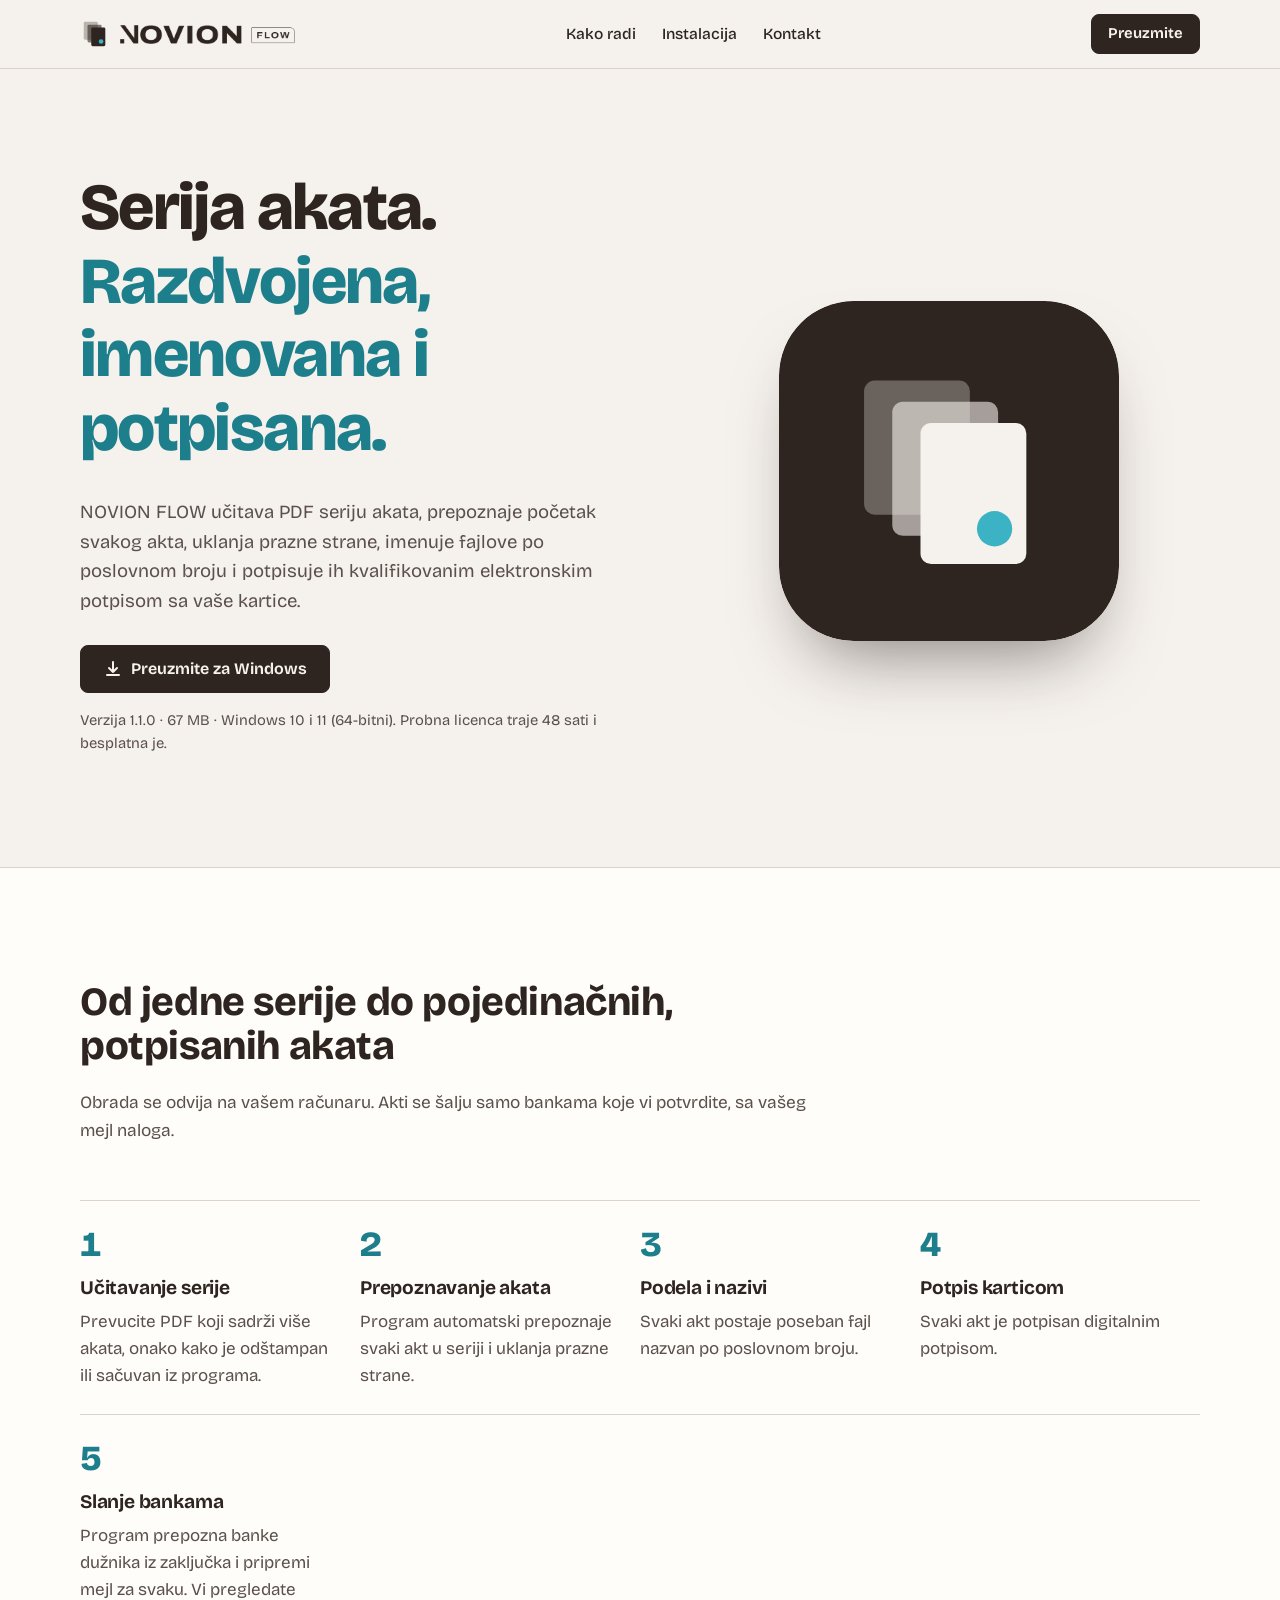
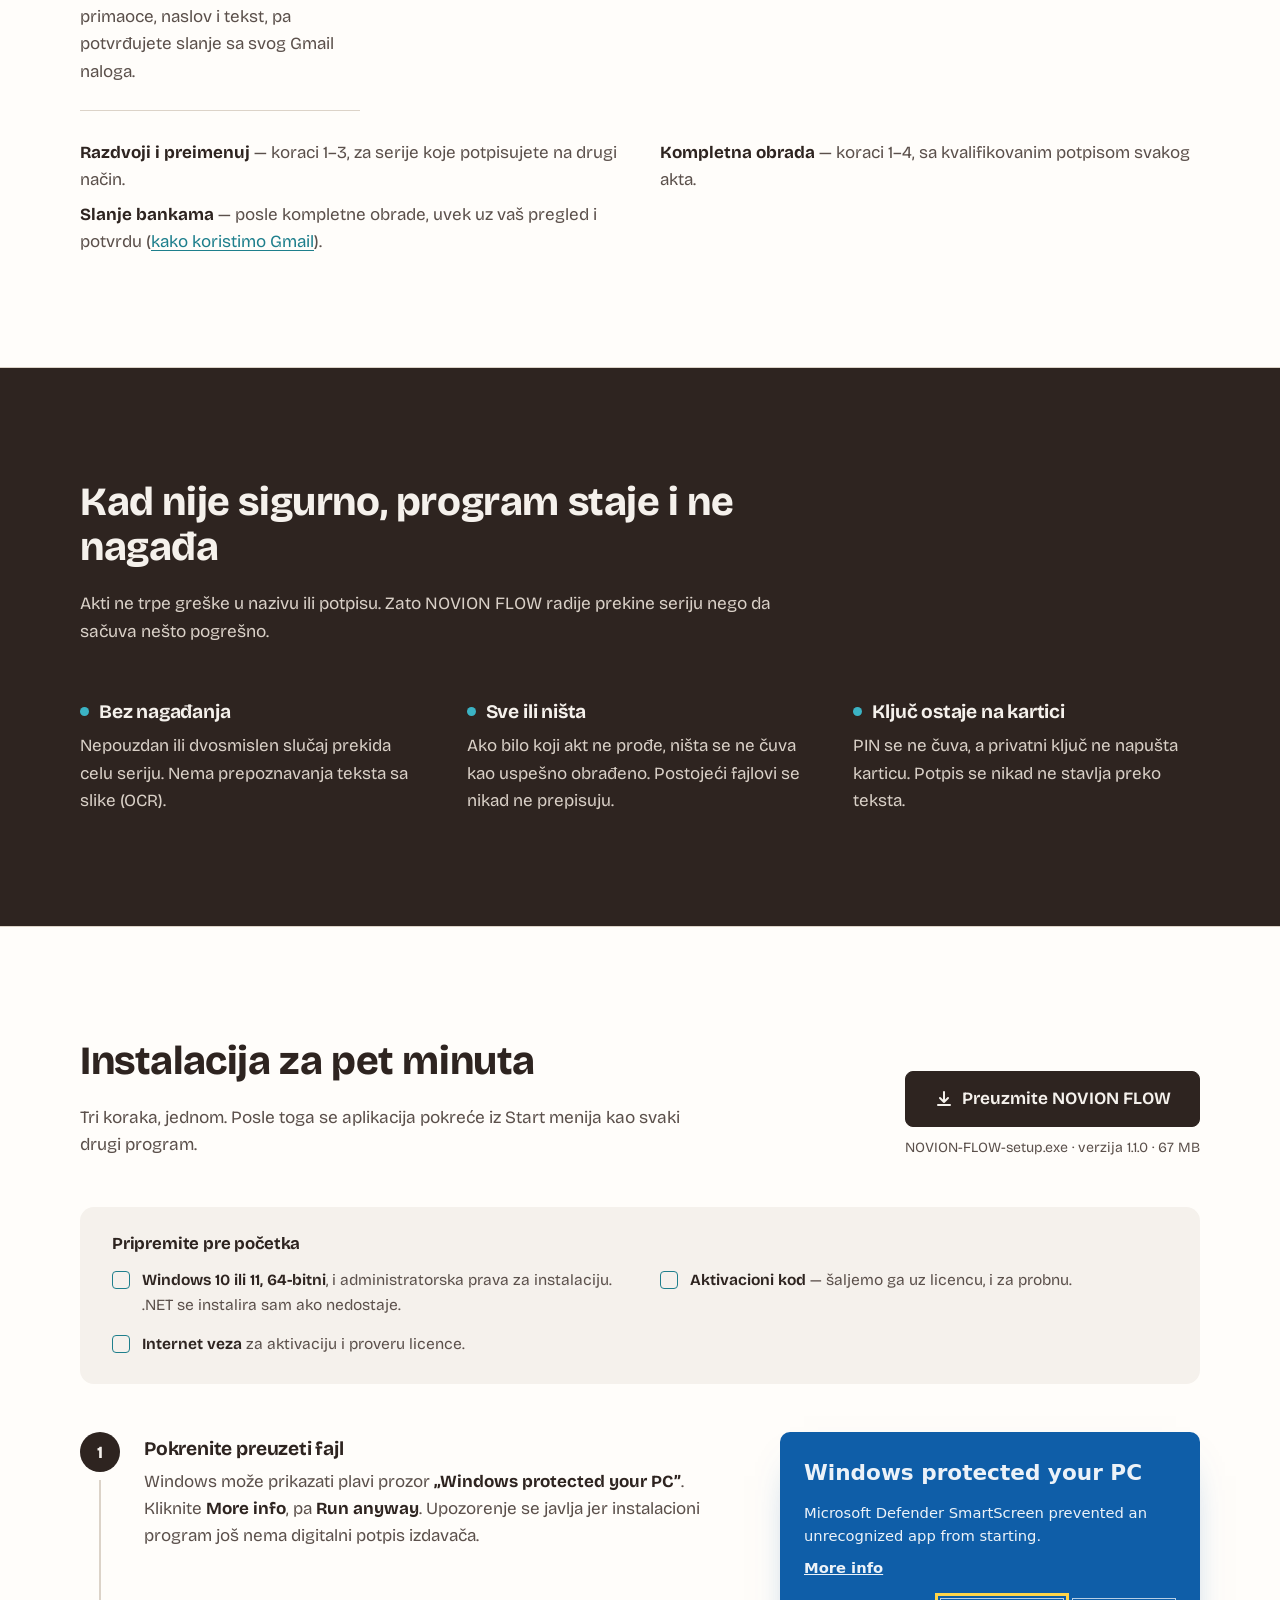
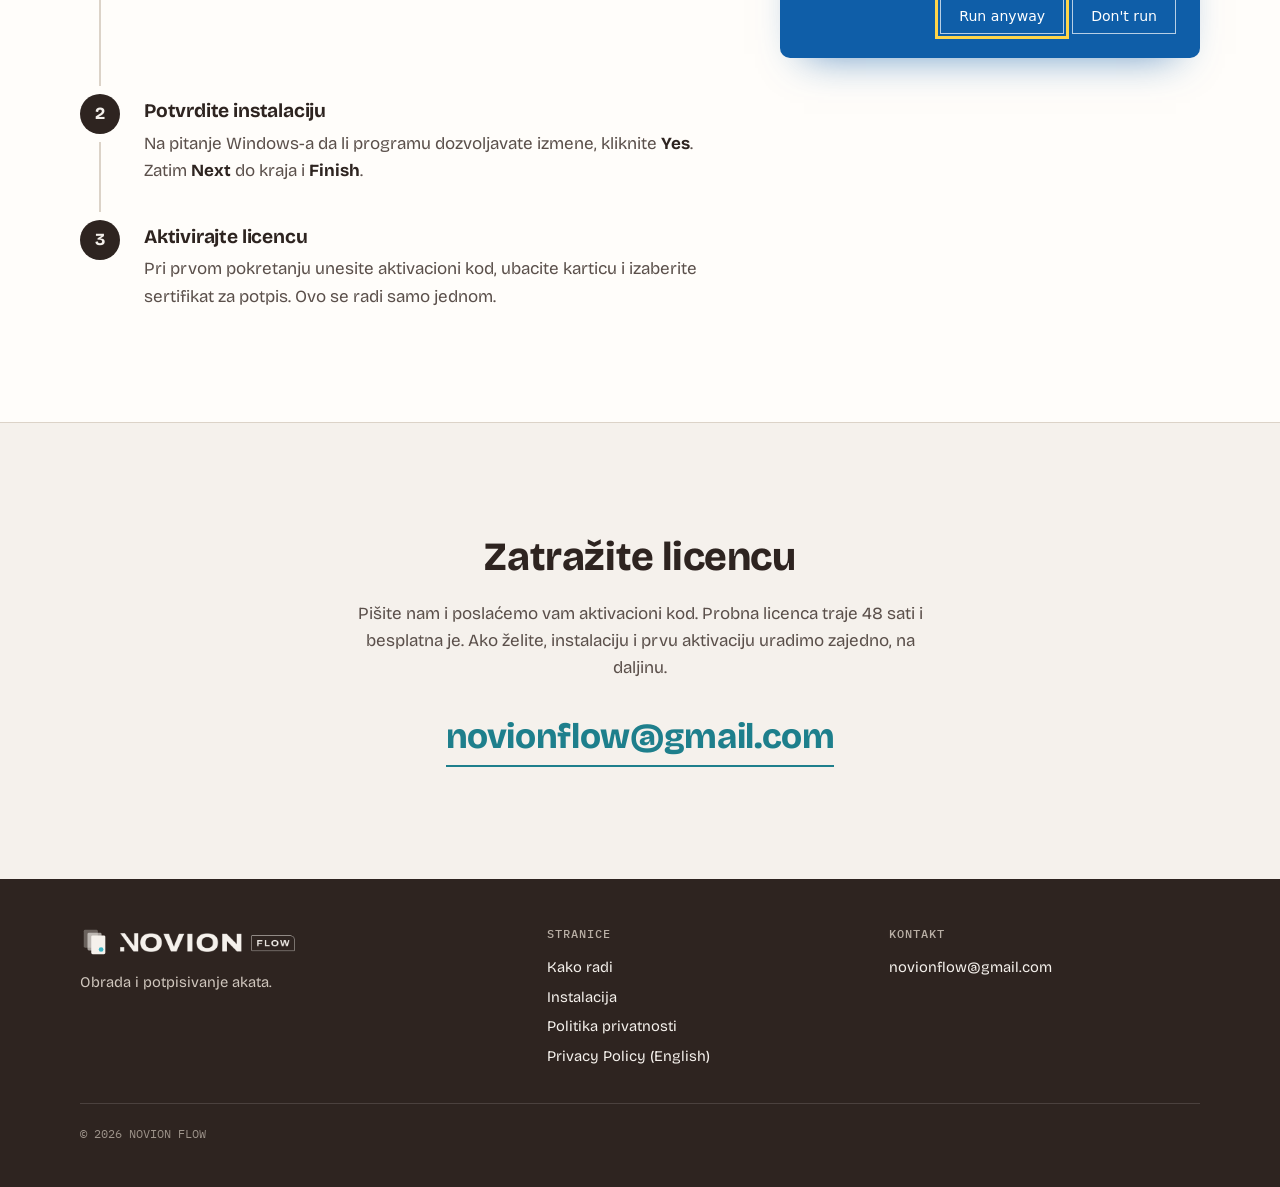
<file: index.html>
<!doctype html>
<!--
  NOVION FLOW — početna stranica.
  Pre objave zameniti sve što je označeno klasom "dopuniti": pretraga po reči  dopuniti  u privatnost.html.
  Download: link .../releases/latest/download/NOVION-FLOW-setup.exe uvek vodi na najnoviji GitHub Release
  (fajl u release-u mora da se zove tačno NOVION-FLOW-setup.exe). Uz novu verziju ažurirati broj verzije i
  veličinu (pretraga po  1.1.0 ).
-->
<html lang="sr-Latn">
  <head>
    <meta charset="utf-8" />
    <meta name="viewport" content="width=device-width, initial-scale=1" />
    <title>NOVION FLOW — obrada i potpisivanje akata</title>
    <meta
      name="description"
      content="NOVION FLOW je Windows aplikacija koja razdvaja PDF seriju na akte, imenuje ih po poslovnom broju i potpisuje kvalifikovanim elektronskim potpisom sa kartice."
    />
    <meta name="theme-color" content="#2E2420" />
    <link rel="icon" type="image/svg+xml" href="assets/simbol.svg" />
    <link rel="icon" type="image/png" sizes="32x32" href="assets/ikonica-32.png" />
    <link rel="apple-touch-icon" href="assets/ikonica-256.png" />
    <link rel="preload" href="assets/fonts/bricolage-latin.woff2" as="font" type="font/woff2" crossorigin />
    <link rel="stylesheet" href="assets/stil.css" />
    <meta property="og:title" content="NOVION FLOW" />
    <meta property="og:description" content="Serije akata — razdvojene, imenovane i potpisane." />
    <meta property="og:image" content="https://novionflow.rs/assets/ikonica-256.png" />
    <meta property="og:url" content="https://novionflow.rs/" />
    <meta property="og:locale" content="sr_RS" />
  </head>
  <body>
    <a class="preskoci" href="#sadrzaj">Preskoči na sadržaj</a>

    <header class="zaglavlje senka">
      <div class="omotac">
        <a class="logo" href="./" aria-label="NOVION FLOW, početna">
          <img src="assets/simbol.svg" alt="" width="30" height="30" />
          <span class="natpis" aria-hidden="true"></span>
        </a>
        <nav aria-label="Glavni meni">
          <ul class="meni">
            <li><a href="#kako-radi">Kako radi</a></li>
            <li><a href="#instalacija">Instalacija</a></li>
            <li><a href="#kontakt">Kontakt</a></li>
          </ul>
        </nav>
        <a class="dugme dugme-glavno" href="#instalacija">Preuzmite</a>
      </div>
    </header>

    <main id="sadrzaj">
      <section class="uvod">
        <div class="omotac">
          <div>
            <h1>Serija akata. <em>Razdvojena, imenovana i potpisana.</em></h1>
            <p class="podnaslov">
              NOVION FLOW učitava PDF seriju akata, prepoznaje početak svakog akta, uklanja prazne
              strane, imenuje fajlove po poslovnom broju i potpisuje ih kvalifikovanim elektronskim potpisom sa vaše
              kartice.
            </p>
            <div class="akcije">
              <a
                class="dugme dugme-glavno dugme-preuzmi"
                href="https://github.com/NovionFlow/novionFlowSajt/releases/latest/download/NOVION-FLOW-setup.exe"
                ><svg viewBox="0 0 20 20" aria-hidden="true"><path d="M10 3v10m0 0-4-4m4 4 4-4M4 16h12" /></svg
                >Preuzmite za Windows</a
              >
            </div>
            <p class="napomena-uvod">
              Verzija 1.1.0 · 67 MB · Windows 10 i 11 (64-bitni). Probna licenca traje 48 sati i besplatna je.
            </p>
          </div>

          <figure class="ikonica-uvod">
            <svg class="ikonica-anim" viewBox="0 0 64 64" width="320" height="320" role="img" aria-label="Ikonica aplikacije NOVION FLOW">
              <rect width="64" height="64" rx="14" fill="#2E2420" />
              <g transform="translate(10.7 11) scale(0.664)">
                <rect class="list list-1" x="8" y="6" width="30" height="38" rx="3" fill="#F5F1EC" fill-opacity="0.3" />
                <rect class="list list-2" x="16" y="12" width="30" height="38" rx="3" fill="#F5F1EC" fill-opacity="0.6" />
                <g class="list list-3">
                  <rect x="24" y="18" width="30" height="40" rx="3" fill="#F5F1EC" />
                  <circle class="pecat" cx="45" cy="48" r="5" fill="#3BB3C4" />
                </g>
              </g>
            </svg>
          </figure>
        </div>
      </section>

      <section class="sekcija sekcija-svetla" id="kako-radi">
        <div class="omotac">
          <div class="uvod-sekcije">
            <h2>Od jedne serije do pojedinačnih, potpisanih akata</h2>
            <p>
              Obrada se odvija na vašem računaru. Akti se šalju samo bankama koje vi potvrdite, sa vašeg mejl naloga.
            </p>
          </div>
          <ol class="koraci">
            <li>
              <span class="broj">1</span>
              <h3>Učitavanje serije</h3>
              <p>Prevucite PDF koji sadrži više akata, onako kako je odštampan ili sačuvan iz programa.</p>
            </li>
            <li>
              <span class="broj">2</span>
              <h3>Prepoznavanje akata</h3>
              <p>
                Program automatski prepoznaje svaki akt u seriji i uklanja prazne strane.
              </p>
            </li>
            <li>
              <span class="broj">3</span>
              <h3>Podela i nazivi</h3>
              <p>
                Svaki akt postaje poseban fajl nazvan po poslovnom broju.
              </p>
            </li>
            <li>
              <span class="broj">4</span>
              <h3>Potpis karticom</h3>
              <p>
                Svaki akt je potpisan digitalnim potpisom.
              </p>
            </li>
            <li>
              <span class="broj">5</span>
              <h3>Slanje bankama</h3>
              <p>
                Program prepozna banke dužnika iz zaključka i pripremi mejl za svaku. Vi pregledate primaoce, naslov
                i tekst, pa potvrđujete slanje sa svog Gmail naloga.
              </p>
            </li>
          </ol>
          <div class="rezimi">
            <p><strong>Razdvoji i preimenuj</strong> — koraci 1–3, za serije koje potpisujete na drugi način.</p>
            <p><strong>Kompletna obrada</strong> — koraci 1–4, sa kvalifikovanim potpisom svakog akta.</p>
            <p>
              <strong>Slanje bankama</strong> — posle kompletne obrade, uvek uz vaš pregled i potvrdu
              (<a href="privatnost.html#gmail">kako koristimo Gmail</a>).
            </p>
          </div>
        </div>
      </section>

      <section class="sekcija sekcija-tamna" id="pouzdanost">
        <div class="omotac">
          <div class="uvod-sekcije">
            <h2>Kad nije sigurno, program staje i ne nagađa</h2>
            <p>
              Akti ne trpe greške u nazivu ili potpisu. Zato NOVION FLOW radije prekine seriju nego da
              sačuva nešto pogrešno.
            </p>
          </div>
          <div class="nacela">
            <div class="nacelo">
              <h3>Bez nagađanja</h3>
              <p>Nepouzdan ili dvosmislen slučaj prekida celu seriju. Nema prepoznavanja teksta sa slike (OCR).</p>
            </div>
            <div class="nacelo">
              <h3>Sve ili ništa</h3>
              <p>
                Ako bilo koji akt ne prođe, ništa se ne čuva kao uspešno obrađeno. Postojeći fajlovi se nikad ne
                prepisuju.
              </p>
            </div>
            <div class="nacelo">
              <h3>Ključ ostaje na kartici</h3>
              <p>PIN se ne čuva, a privatni ključ ne napušta karticu. Potpis se nikad ne stavlja preko teksta.</p>
            </div>
          </div>
        </div>
      </section>

      <section class="sekcija sekcija-svetla" id="instalacija">
        <div class="omotac">
          <div class="instalacija-glava">
            <div>
              <h2>Instalacija za pet minuta</h2>
              <p>Tri koraka, jednom. Posle toga se aplikacija pokreće iz Start menija kao svaki drugi program.</p>
            </div>
            <div class="preuzimanje">
              <a
                class="dugme dugme-glavno dugme-preuzmi"
                href="https://github.com/NovionFlow/novionFlowSajt/releases/latest/download/NOVION-FLOW-setup.exe"
                ><svg viewBox="0 0 20 20" aria-hidden="true"><path d="M10 3v10m0 0-4-4m4 4 4-4M4 16h12" /></svg
                >Preuzmite NOVION FLOW</a
              >
              <p>NOVION-FLOW-setup.exe · verzija 1.1.0 · 67 MB</p>
            </div>
          </div>

          <div class="pre-pocetka">
            <h3>Pripremite pre početka</h3>
            <ul>
              <li>
                <strong>Windows 10 ili 11, 64-bitni</strong>, i administratorska prava za instalaciju. .NET se
                instalira sam ako nedostaje.
              </li>
              <li><strong>Aktivacioni kod</strong> — šaljemo ga uz licencu, i za probnu.</li>
              <li><strong>Internet veza</strong> za aktivaciju i proveru licence.</li>
            </ul>
          </div>

          <ol class="instalacija-koraci">
            <li>
              <div>
                <h3>Pokrenite preuzeti fajl</h3>
                <p>
                  Windows može prikazati plavi prozor <strong>„Windows protected your PC”</strong>. Kliknite
                  <strong>More info</strong>, pa <strong>Run anyway</strong>. Upozorenje se javlja jer instalacioni
                  program još nema digitalni potpis izdavača.
                </p>
              </div>
              <div
                class="smartscreen"
                role="img"
                aria-label="Izgled upozorenja Windows SmartScreen sa označenim dugmetom Run anyway"
              >
                <p class="ss-naslov">Windows protected your PC</p>
                <p>Microsoft Defender SmartScreen prevented an unrecognized app from starting.</p>
                <p><span class="ss-link">More info</span></p>
                <div class="ss-dugmad"><span class="istaknuto">Run anyway</span><span>Don't run</span></div>
              </div>
            </li>
            <li>
              <div>
                <h3>Potvrdite instalaciju</h3>
                <p>
                  Na pitanje Windows-a da li programu dozvoljavate izmene, kliknite <strong>Yes</strong>. Zatim
                  <strong>Next</strong> do kraja i <strong>Finish</strong>.
                </p>
              </div>
            </li>
            <li>
              <div>
                <h3>Aktivirajte licencu</h3>
                <p>
                  Pri prvom pokretanju unesite aktivacioni kod, ubacite karticu i izaberite sertifikat za potpis. Ovo
                  se radi samo jednom.
                </p>
              </div>
            </li>
          </ol>
        </div>
      </section>

      <section class="sekcija" id="kontakt">
        <div class="omotac kontakt">
          <h2>Zatražite licencu</h2>
          <p>
            Pišite nam i poslaćemo vam aktivacioni kod. Probna licenca traje 48 sati i besplatna je. Ako želite,
            instalaciju i prvu aktivaciju uradimo zajedno, na daljinu.
          </p>
          <a class="kontakt-mejl" href="mailto:novionflow@gmail.com?subject=NOVION%20FLOW%20%E2%80%94%20zahtev%20za%20licencu"
            >novionflow@gmail.com</a
          >
        </div>
      </section>
    </main>

    <footer class="podnozje">
      <div class="omotac">
        <div>
          <a class="logo" href="./" aria-label="NOVION FLOW, početna">
            <img src="assets/simbol-krem.svg" alt="" width="30" height="30" />
            <span class="natpis" aria-hidden="true"></span>
          </a>
          <p>Obrada i potpisivanje akata.</p>
        </div>
        <div>
          <h2>Stranice</h2>
          <ul>
            <li><a href="#kako-radi">Kako radi</a></li>
            <li><a href="#instalacija">Instalacija</a></li>
            <li><a href="privatnost.html">Politika privatnosti</a></li>
            <li><a href="privacy.html" hreflang="en" lang="en">Privacy Policy (English)</a></li>
          </ul>
        </div>
        <div>
          <h2>Kontakt</h2>
          <ul>
            <li><a href="mailto:novionflow@gmail.com">novionflow@gmail.com</a></li>
          </ul>
        </div>
        <p class="pravno">© 2026 NOVION FLOW</p>
      </div>
    </footer>
  </body>
</html>
</file>
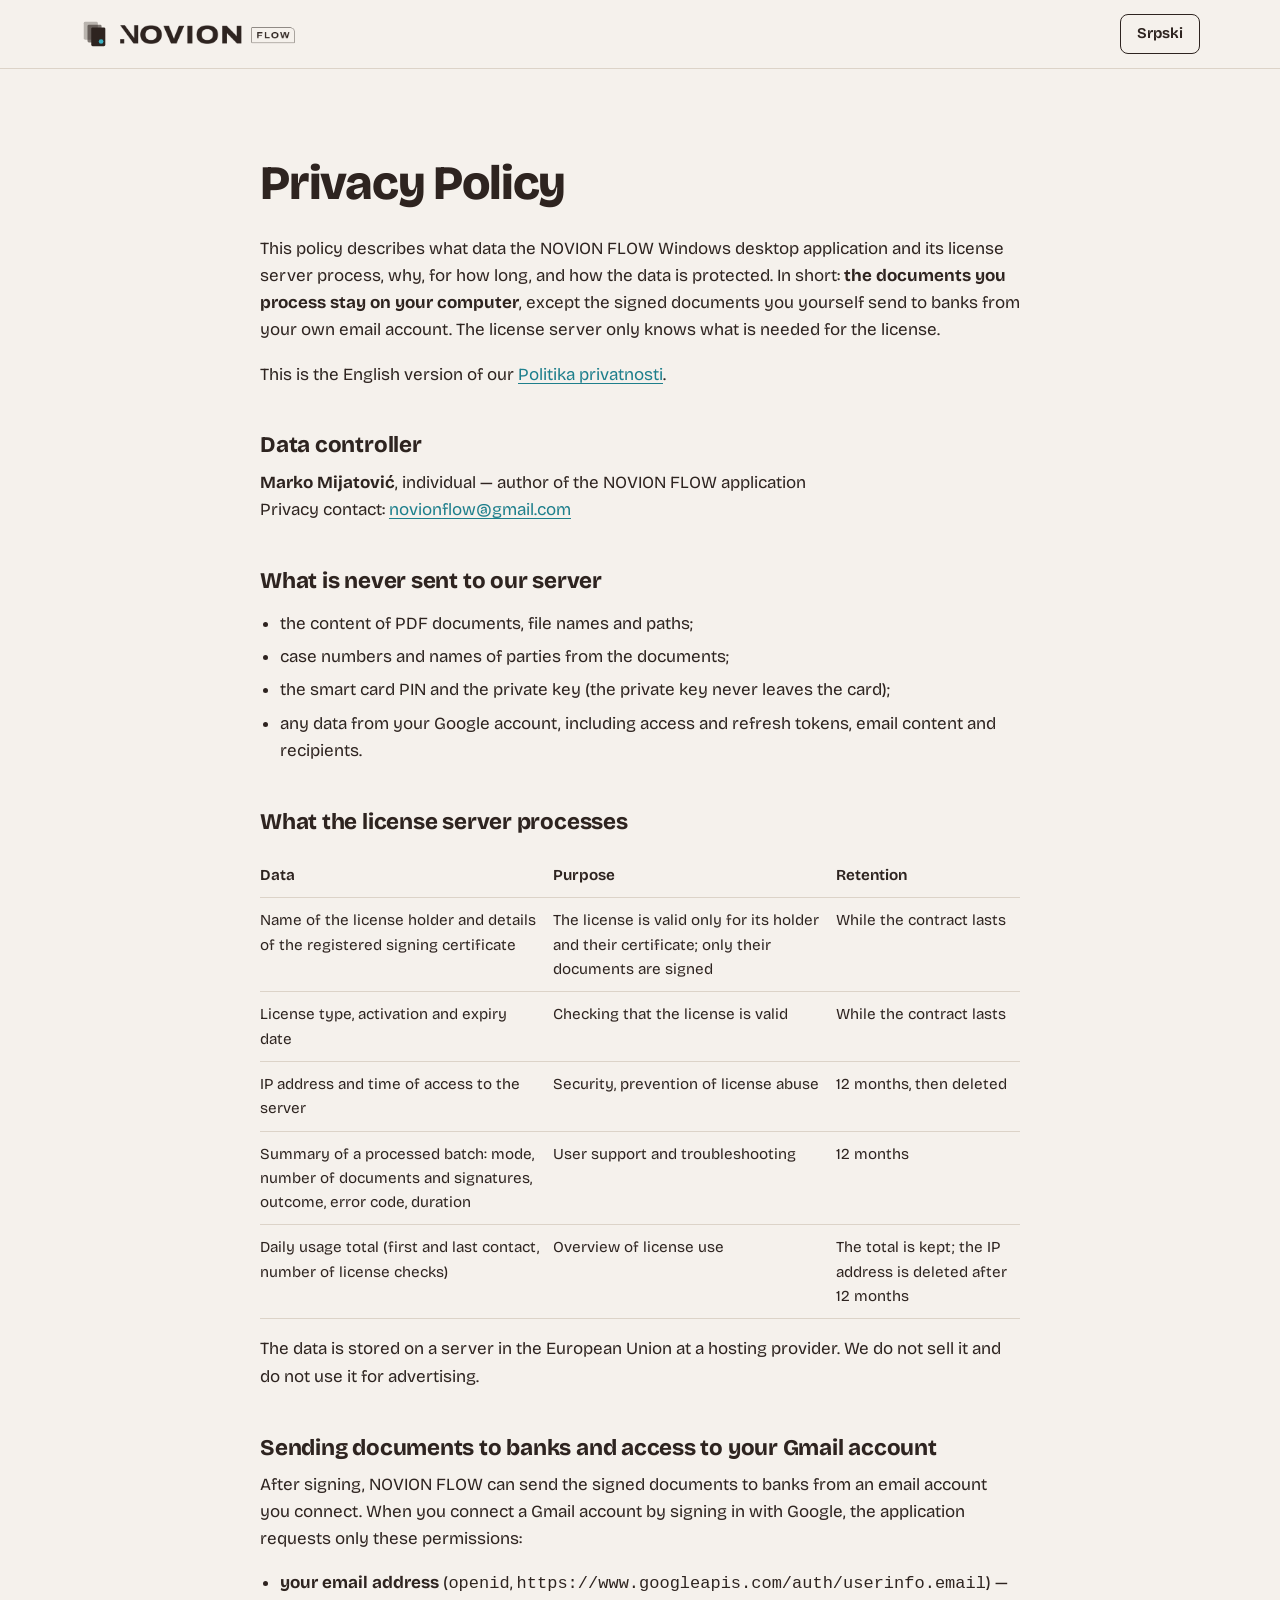
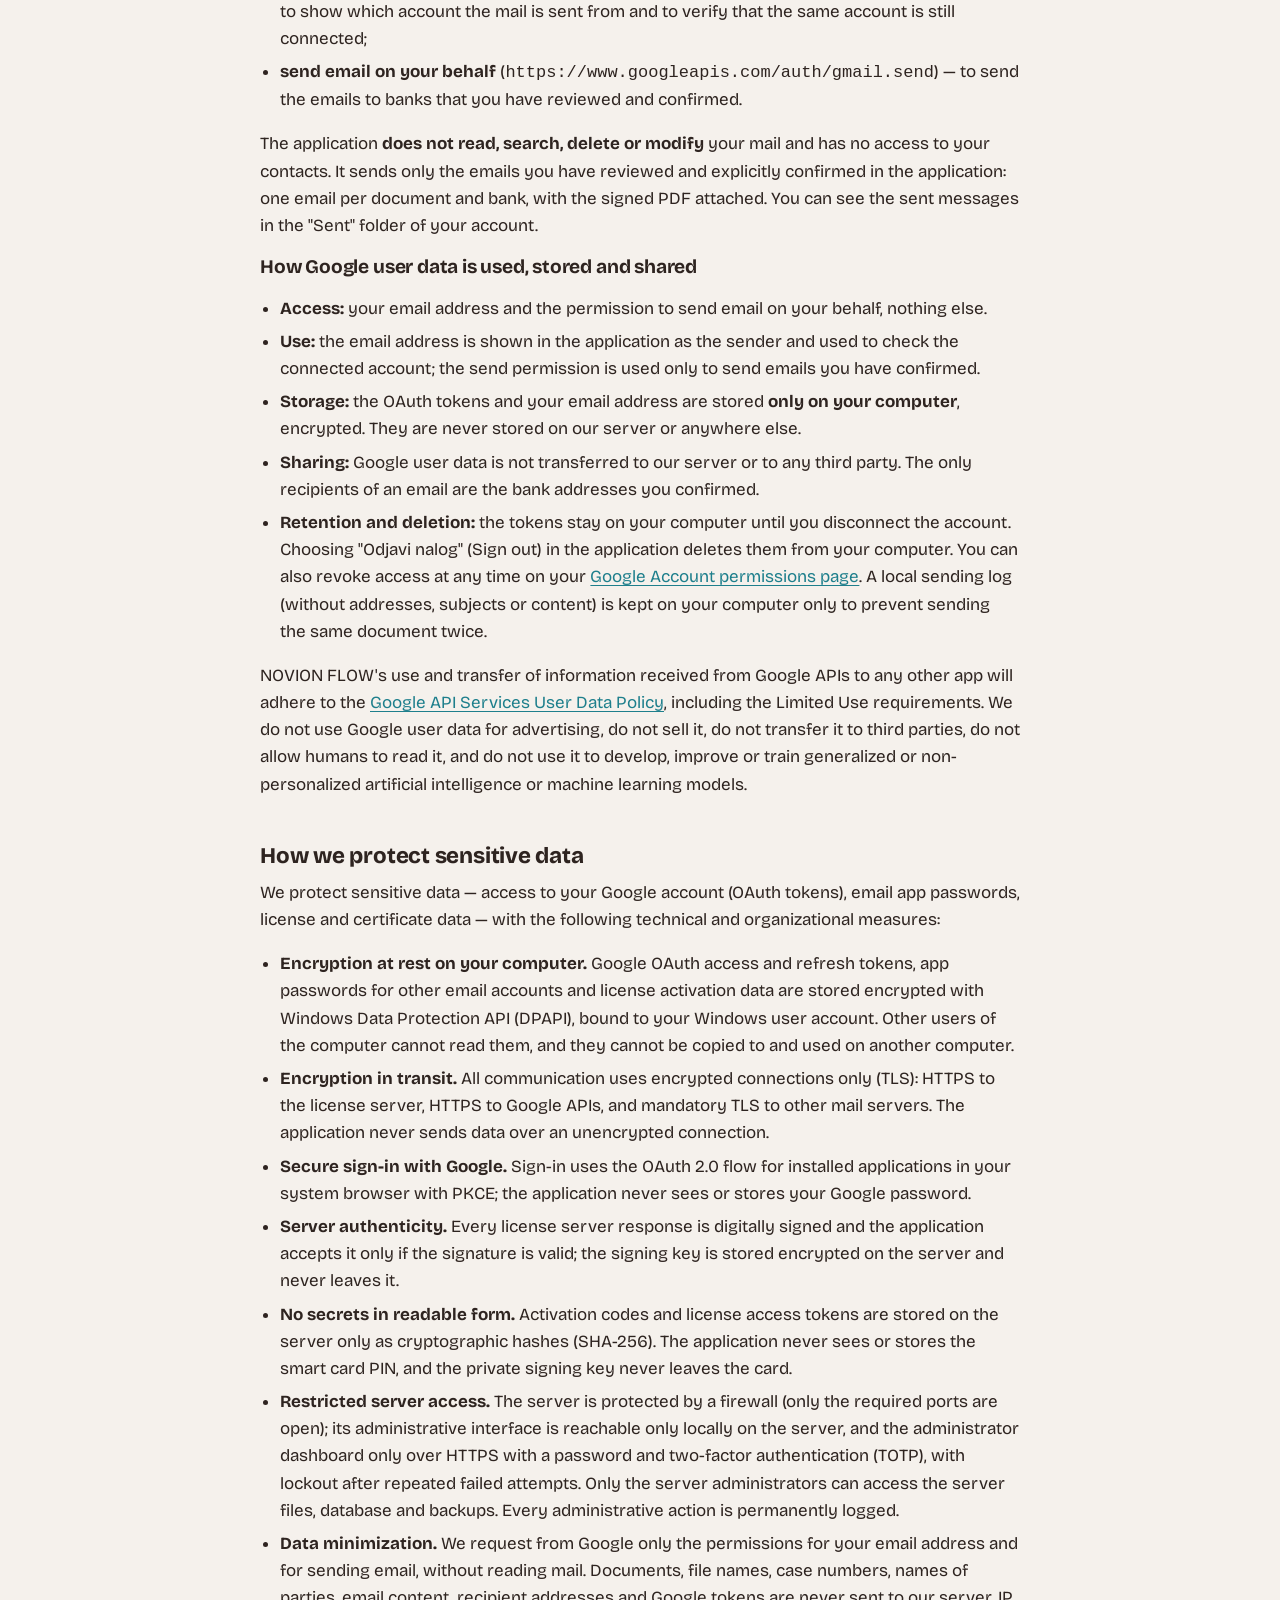
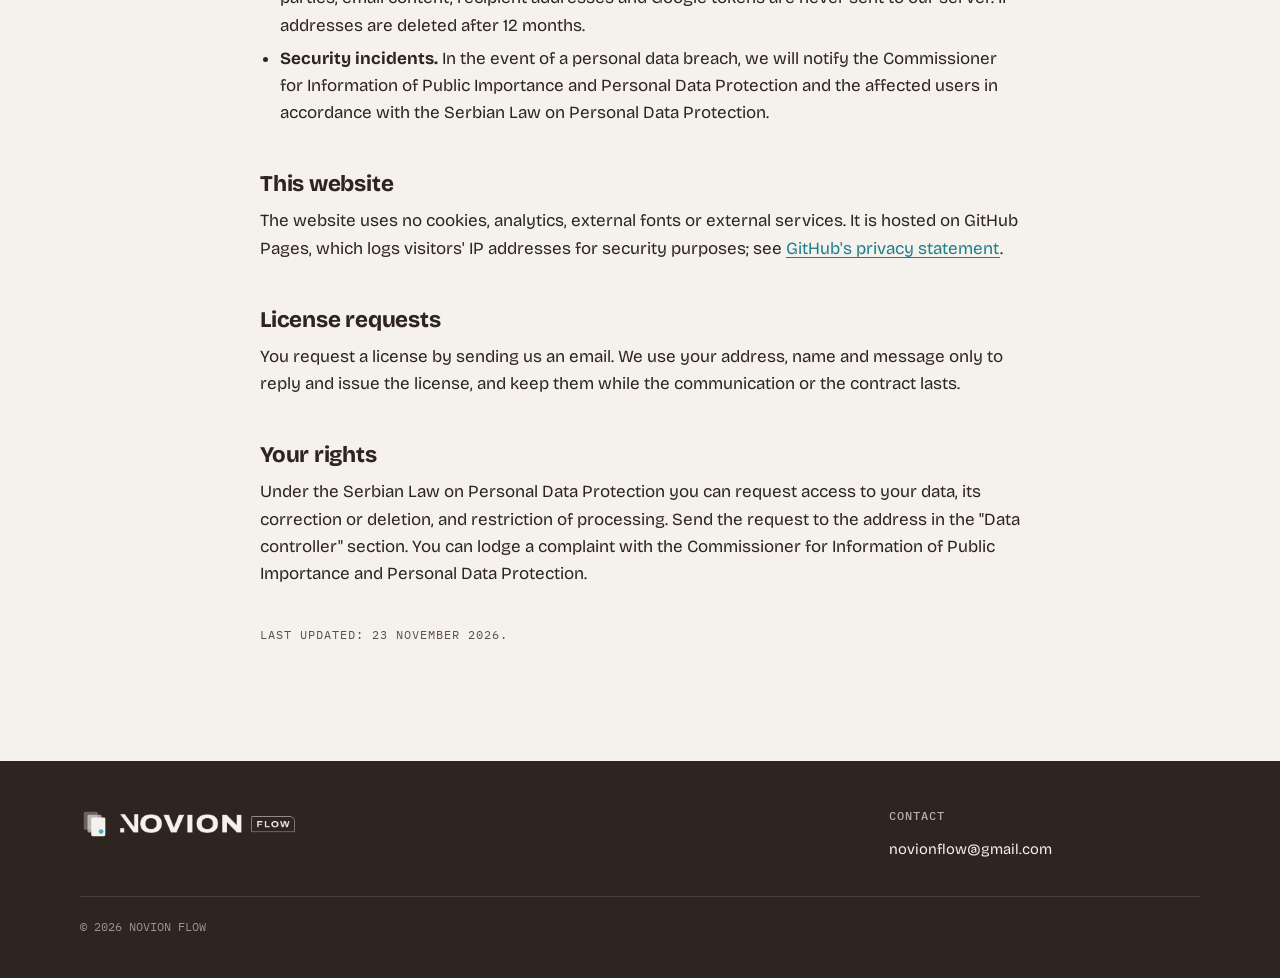
<file: privacy.html>
<!doctype html>
<!-- English version of privatnost.html (2026-11-23, for Google OAuth verification). Keep both pages in sync. -->
<html lang="en">
  <head>
    <meta charset="utf-8" />
    <meta name="viewport" content="width=device-width, initial-scale=1" />
    <title>Privacy Policy — NOVION FLOW</title>
    <meta name="description" content="What data NOVION FLOW processes, why, how long, and how it is protected." />
    <meta name="theme-color" content="#2E2420" />
    <link rel="icon" type="image/svg+xml" href="assets/simbol.svg" />
    <link rel="icon" type="image/png" sizes="32x32" href="assets/ikonica-32.png" />
    <link rel="alternate" hreflang="sr-Latn" href="https://novionflow.rs/privatnost.html" />
    <link rel="stylesheet" href="assets/stil.css" />
  </head>
  <body>
    <a class="preskoci" href="#content">Skip to content</a>
    <header class="zaglavlje senka">
      <div class="omotac">
        <a class="logo" href="./" aria-label="NOVION FLOW, home">
          <img src="assets/simbol.svg" alt="" width="30" height="30" />
          <span class="natpis" aria-hidden="true"></span>
        </a>
        <a class="dugme dugme-sporedno" href="privatnost.html" hreflang="sr-Latn">Srpski</a>
      </div>
    </header>

    <main id="content" class="dokument">
      <div class="omotac">
        <h1>Privacy Policy</h1>
        <p>
          This policy describes what data the NOVION FLOW Windows desktop application and its license server process,
          why, for how long, and how the data is protected. In short: <strong>the documents you process stay on your
          computer</strong>, except the signed documents you yourself send to banks from your own email account. The
          license server only knows what is needed for the license.
        </p>
        <p>This is the English version of our <a href="privatnost.html" hreflang="sr-Latn">Politika privatnosti</a>.</p>

        <h2>Data controller</h2>
        <p>
          <strong>Marko Mijatović</strong>, individual — author of the NOVION FLOW application<br />
          Privacy contact: <a href="mailto:novionflow@gmail.com">novionflow@gmail.com</a>
        </p>

        <h2>What is never sent to our server</h2>
        <ul>
          <li>the content of PDF documents, file names and paths;</li>
          <li>case numbers and names of parties from the documents;</li>
          <li>the smart card PIN and the private key (the private key never leaves the card);</li>
          <li>any data from your Google account, including access and refresh tokens, email content and recipients.</li>
        </ul>

        <h2>What the license server processes</h2>
        <div class="tabela-omotac">
          <table>
            <thead>
              <tr>
                <th scope="col">Data</th>
                <th scope="col">Purpose</th>
                <th scope="col">Retention</th>
              </tr>
            </thead>
            <tbody>
              <tr>
                <td>Name of the license holder and details of the registered signing certificate</td>
                <td>The license is valid only for its holder and their certificate; only their documents are signed</td>
                <td>While the contract lasts</td>
              </tr>
              <tr>
                <td>License type, activation and expiry date</td>
                <td>Checking that the license is valid</td>
                <td>While the contract lasts</td>
              </tr>
              <tr>
                <td>IP address and time of access to the server</td>
                <td>Security, prevention of license abuse</td>
                <td>12 months, then deleted</td>
              </tr>
              <tr>
                <td>Summary of a processed batch: mode, number of documents and signatures, outcome, error code, duration</td>
                <td>User support and troubleshooting</td>
                <td>12 months</td>
              </tr>
              <tr>
                <td>Daily usage total (first and last contact, number of license checks)</td>
                <td>Overview of license use</td>
                <td>The total is kept; the IP address is deleted after 12 months</td>
              </tr>
            </tbody>
          </table>
        </div>
        <p>
          The data is stored on a server in the European Union at a hosting provider. We do not sell it and do not use
          it for advertising.
        </p>

        <h2 id="gmail">Sending documents to banks and access to your Gmail account</h2>
        <p>
          After signing, NOVION FLOW can send the signed documents to banks from an email account you connect. When you
          connect a Gmail account by signing in with Google, the application requests only these permissions:
        </p>
        <ul>
          <li>
            <strong>your email address</strong> (<code>openid</code>, <code>https://www.googleapis.com/auth/userinfo.email</code>)
            — to show which account the mail is sent from and to verify that the same account is still connected;
          </li>
          <li>
            <strong>send email on your behalf</strong> (<code>https://www.googleapis.com/auth/gmail.send</code>) — to send
            the emails to banks that you have reviewed and confirmed.
          </li>
        </ul>
        <p>
          The application <strong>does not read, search, delete or modify</strong> your mail and has no access to your
          contacts. It sends only the emails you have reviewed and explicitly confirmed in the application: one email
          per document and bank, with the signed PDF attached. You can see the sent messages in the "Sent" folder of your
          account.
        </p>

        <h3>How Google user data is used, stored and shared</h3>
        <ul>
          <li>
            <strong>Access:</strong> your email address and the permission to send email on your behalf, nothing else.
          </li>
          <li>
            <strong>Use:</strong> the email address is shown in the application as the sender and used to check the
            connected account; the send permission is used only to send emails you have confirmed.
          </li>
          <li>
            <strong>Storage:</strong> the OAuth tokens and your email address are stored <strong>only on your
            computer</strong>, encrypted. They are never stored on our server or anywhere else.
          </li>
          <li>
            <strong>Sharing:</strong> Google user data is not transferred to our server or to any third party. The only
            recipients of an email are the bank addresses you confirmed.
          </li>
          <li>
            <strong>Retention and deletion:</strong> the tokens stay on your computer until you disconnect the account.
            Choosing "Odjavi nalog" (Sign out) in the application deletes them from your computer. You can also revoke
            access at any time on your
            <a href="https://myaccount.google.com/permissions">Google Account permissions page</a>. A local sending log
            (without addresses, subjects or content) is kept on your computer only to prevent sending the same document
            twice.
          </li>
        </ul>
        <p>
          NOVION FLOW's use and transfer of information received from Google APIs to any other app will adhere to the
          <a href="https://developers.google.com/terms/api-services-user-data-policy">Google API Services User Data Policy</a>,
          including the Limited Use requirements. We do not use Google user data for advertising, do not sell it, do not
          transfer it to third parties, do not allow humans to read it, and do not use it to develop, improve or train
          generalized or non-personalized artificial intelligence or machine learning models.
        </p>

        <h2 id="data-protection">How we protect sensitive data</h2>
        <p>
          We protect sensitive data — access to your Google account (OAuth tokens), email app passwords, license and
          certificate data — with the following technical and organizational measures:
        </p>
        <ul>
          <li>
            <strong>Encryption at rest on your computer.</strong> Google OAuth access and refresh tokens, app passwords
            for other email accounts and license activation data are stored encrypted with Windows Data Protection API
            (DPAPI), bound to your Windows user account. Other users of the computer cannot read them, and they cannot be
            copied to and used on another computer.
          </li>
          <li>
            <strong>Encryption in transit.</strong> All communication uses encrypted connections only (TLS): HTTPS to
            the license server, HTTPS to Google APIs, and mandatory TLS to other mail servers. The application never sends
            data over an unencrypted connection.
          </li>
          <li>
            <strong>Secure sign-in with Google.</strong> Sign-in uses the OAuth 2.0 flow for installed applications in
            your system browser with PKCE; the application never sees or stores your Google password.
          </li>
          <li>
            <strong>Server authenticity.</strong> Every license server response is digitally signed and the application
            accepts it only if the signature is valid; the signing key is stored encrypted on the server and never leaves
            it.
          </li>
          <li>
            <strong>No secrets in readable form.</strong> Activation codes and license access tokens are stored on the
            server only as cryptographic hashes (SHA-256). The application never sees or stores the smart card PIN, and the
            private signing key never leaves the card.
          </li>
          <li>
            <strong>Restricted server access.</strong> The server is protected by a firewall (only the required ports
            are open); its administrative interface is reachable only locally on the server, and the administrator
            dashboard only over HTTPS with a password and two-factor authentication (TOTP), with lockout after repeated
            failed attempts. Only the server administrators can access the server files, database and backups. Every
            administrative action is permanently logged.
          </li>
          <li>
            <strong>Data minimization.</strong> We request from Google only the permissions for your email address and
            for sending email, without reading mail. Documents, file names, case numbers, names of parties, email
            content, recipient addresses and Google tokens are never sent to our server. IP addresses are deleted after
            12 months.
          </li>
          <li>
            <strong>Security incidents.</strong> In the event of a personal data breach, we will notify the Commissioner
            for Information of Public Importance and Personal Data Protection and the affected users in accordance with
            the Serbian Law on Personal Data Protection.
          </li>
        </ul>

        <h2>This website</h2>
        <p>
          The website uses no cookies, analytics, external fonts or external services. It is hosted on GitHub Pages,
          which logs visitors' IP addresses for security purposes; see
          <a href="https://docs.github.com/en/site-policy/privacy-policies/github-general-privacy-statement"
            >GitHub's privacy statement</a
          >.
        </p>

        <h2>License requests</h2>
        <p>
          You request a license by sending us an email. We use your address, name and message only to reply and issue the
          license, and keep them while the communication or the contract lasts.
        </p>

        <h2>Your rights</h2>
        <p>
          Under the Serbian Law on Personal Data Protection you can request access to your data, its correction or
          deletion, and restriction of processing. Send the request to the address in the "Data controller" section. You
          can lodge a complaint with the Commissioner for Information of Public Importance and Personal Data Protection.
        </p>

        <p class="oznaka" style="margin-top: 3em">Last updated: 23 November 2026.</p>
      </div>
    </main>

    <footer class="podnozje">
      <div class="omotac">
        <div>
          <a class="logo" href="./" aria-label="NOVION FLOW, home">
            <img src="assets/simbol-krem.svg" alt="" width="30" height="30" />
            <span class="natpis" aria-hidden="true"></span>
          </a>
        </div>
        <div></div>
        <div>
          <h2>Contact</h2>
          <ul>
            <li><a href="mailto:novionflow@gmail.com">novionflow@gmail.com</a></li>
          </ul>
        </div>
        <p class="pravno">© 2026 NOVION FLOW</p>
      </div>
    </footer>
  </body>
</html>
</file>
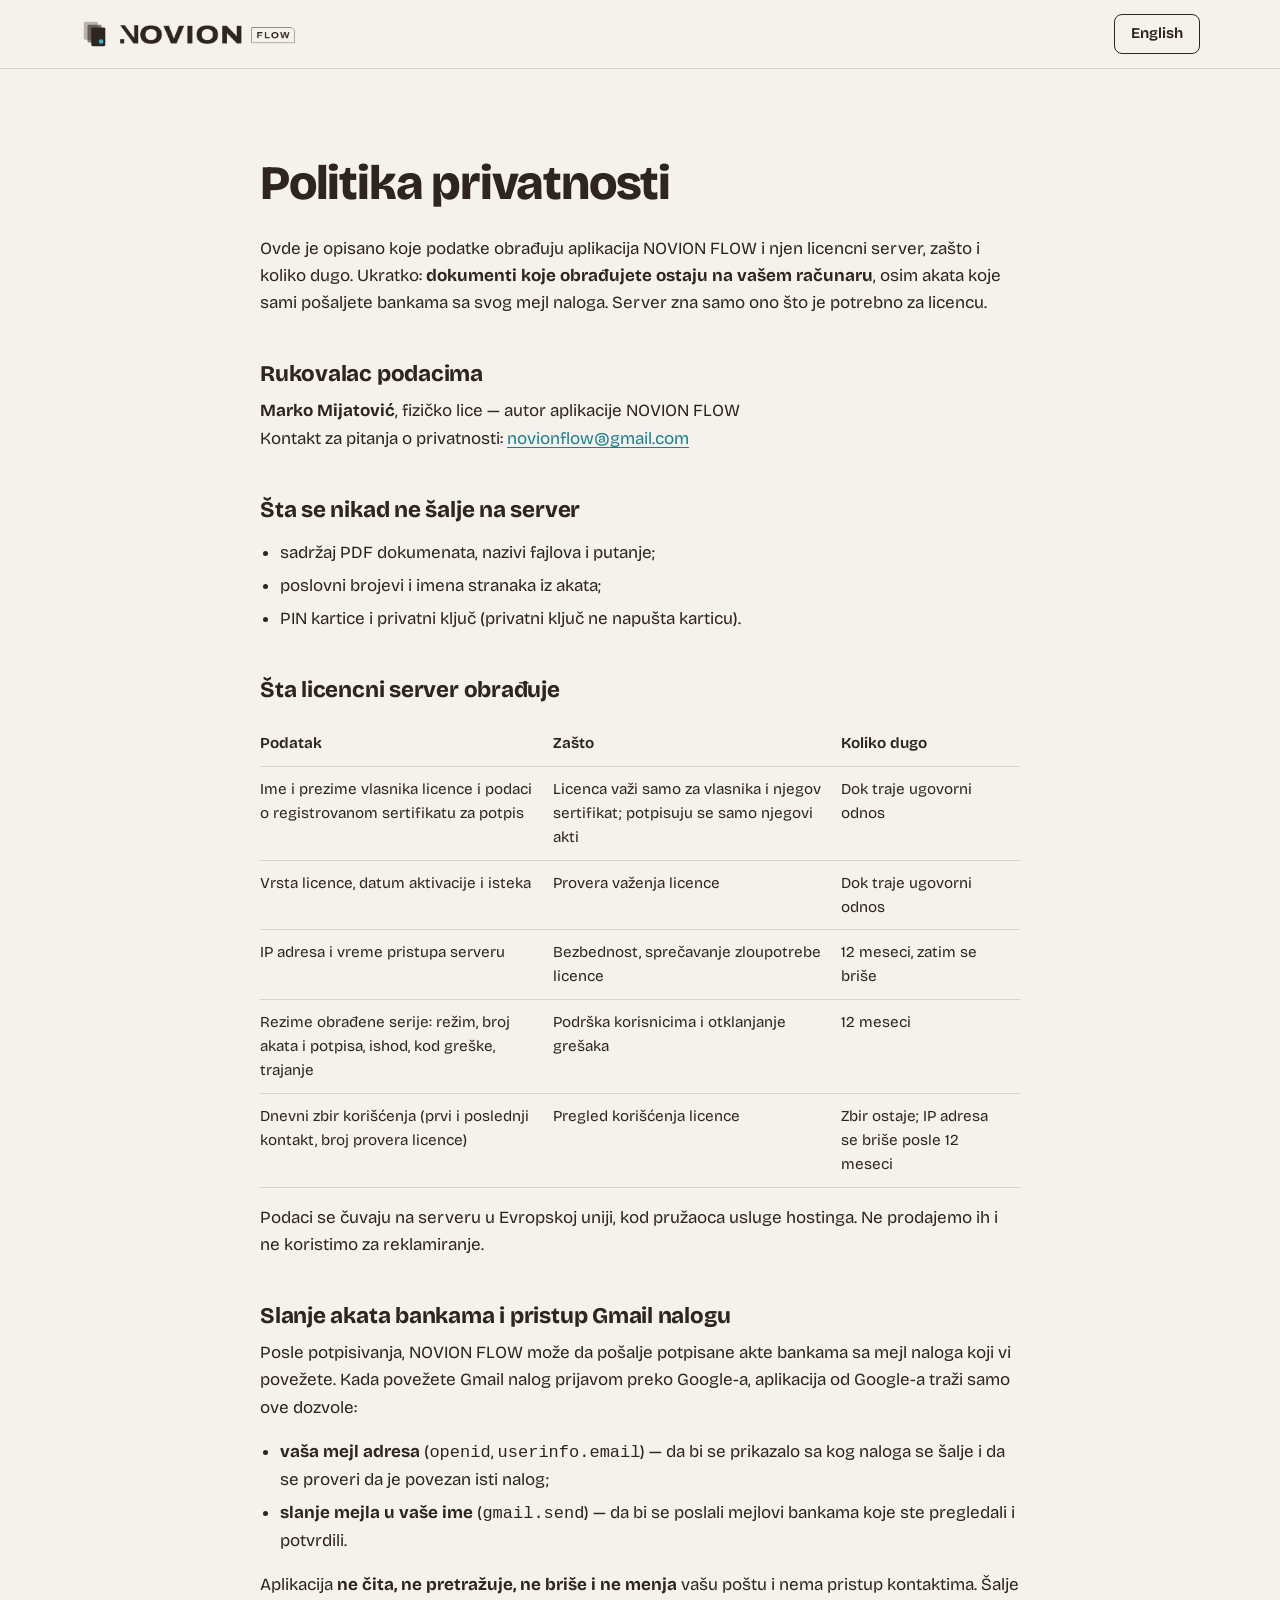
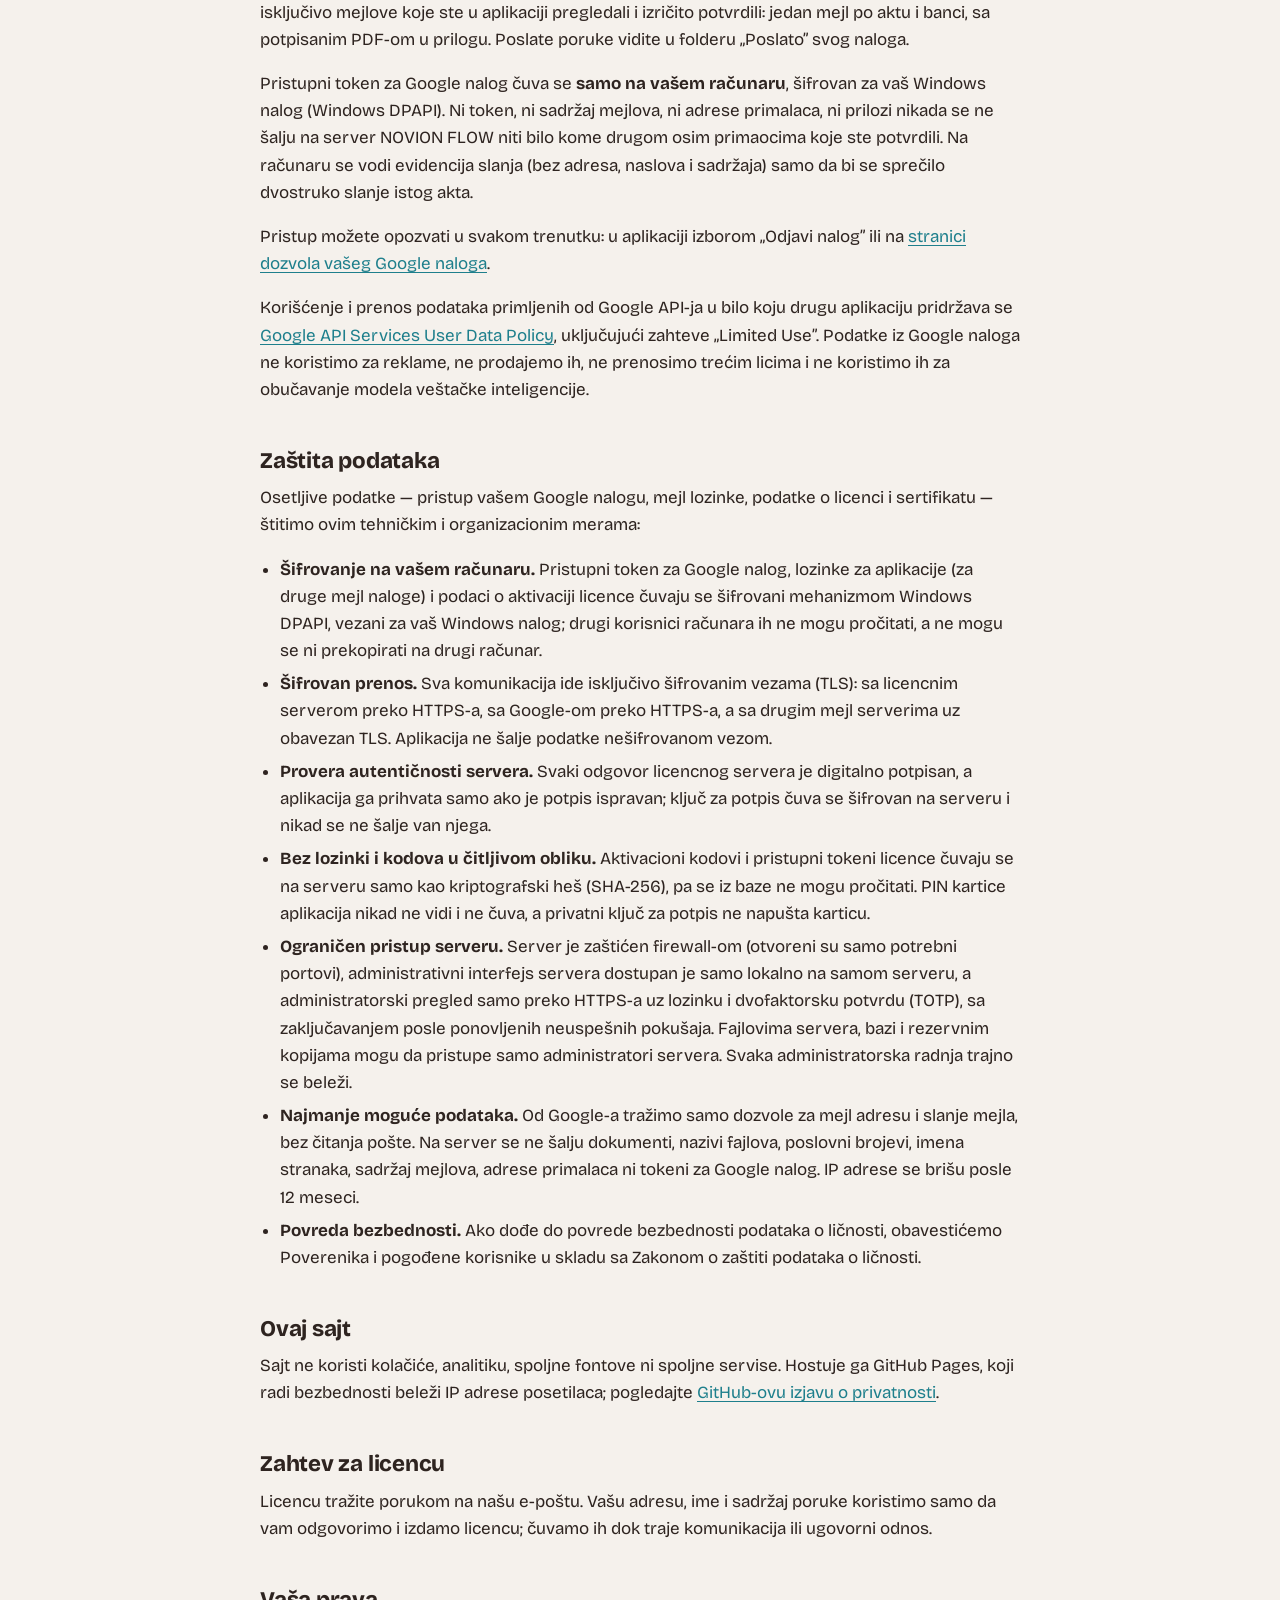
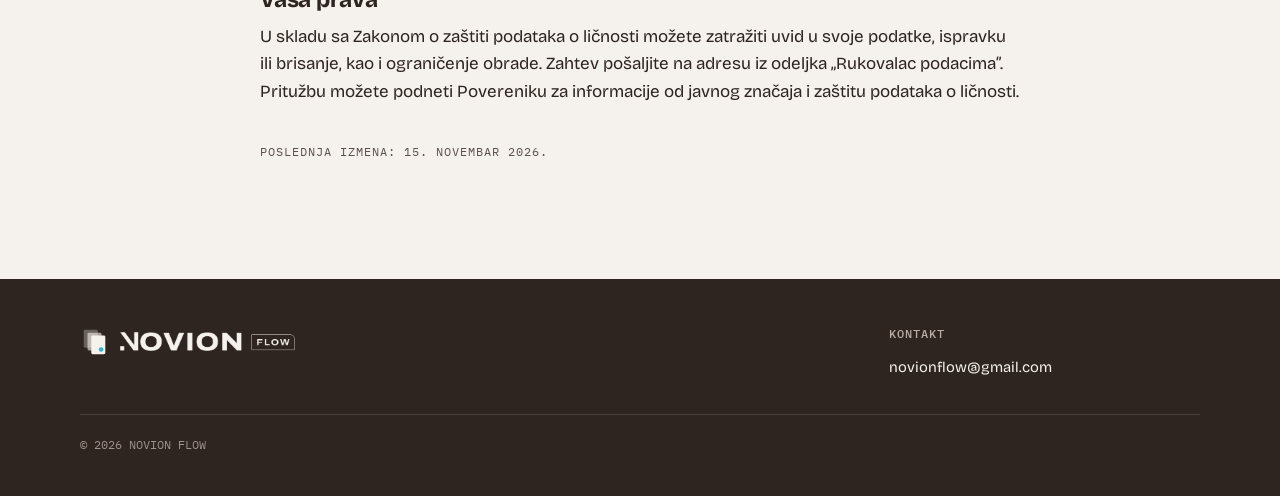
<file: privatnost.html>
<!doctype html>
<!-- Rukovalac podacima: fizičko lice (2026-11-10). Kad se osnuje firma, zameniti red u odeljku „Rukovalac podacima”. -->
<html lang="sr-Latn">
  <head>
    <meta charset="utf-8" />
    <meta name="viewport" content="width=device-width, initial-scale=1" />
    <title>Politika privatnosti — NOVION FLOW</title>
    <meta name="description" content="Koje podatke NOVION FLOW obrađuje, zašto i koliko dugo." />
    <meta name="theme-color" content="#2E2420" />
    <link rel="icon" type="image/svg+xml" href="assets/simbol.svg" />
    <link rel="icon" type="image/png" sizes="32x32" href="assets/ikonica-32.png" />
    <link rel="alternate" hreflang="en" href="https://novionflow.rs/privacy.html" />
    <link rel="stylesheet" href="assets/stil.css" />
  </head>
  <body>
    <a class="preskoci" href="#sadrzaj">Preskoči na sadržaj</a>
    <header class="zaglavlje senka">
      <div class="omotac">
        <a class="logo" href="./" aria-label="NOVION FLOW, početna">
          <img src="assets/simbol.svg" alt="" width="30" height="30" />
          <span class="natpis" aria-hidden="true"></span>
        </a>
        <a class="dugme dugme-sporedno" href="privacy.html" hreflang="en" lang="en">English</a>
      </div>
    </header>

    <main id="sadrzaj" class="dokument">
      <div class="omotac">
        <h1>Politika privatnosti</h1>
        <p>
          Ovde je opisano koje podatke obrađuju aplikacija NOVION FLOW i njen licencni server, zašto i koliko dugo.
          Ukratko: <strong>dokumenti koje obrađujete ostaju na vašem računaru</strong>, osim akata koje sami pošaljete
          bankama sa svog mejl naloga. Server zna samo ono što je
          potrebno za licencu.
        </p>

        <h2>Rukovalac podacima</h2>
        <p>
          <strong>Marko Mijatović</strong>, fizičko lice — autor aplikacije NOVION FLOW<br />
          Kontakt za pitanja o privatnosti: <a href="mailto:novionflow@gmail.com">novionflow@gmail.com</a>
        </p>

        <h2>Šta se nikad ne šalje na server</h2>
        <ul>
          <li>sadržaj PDF dokumenata, nazivi fajlova i putanje;</li>
          <li>poslovni brojevi i imena stranaka iz akata;</li>
          <li>PIN kartice i privatni ključ (privatni ključ ne napušta karticu).</li>
        </ul>

        <h2>Šta licencni server obrađuje</h2>
        <div class="tabela-omotac">
          <table>
            <thead>
              <tr>
                <th scope="col">Podatak</th>
                <th scope="col">Zašto</th>
                <th scope="col">Koliko dugo</th>
              </tr>
            </thead>
            <tbody>
              <tr>
                <td>Ime i prezime vlasnika licence i podaci o registrovanom sertifikatu za potpis</td>
                <td>Licenca važi samo za vlasnika i njegov sertifikat; potpisuju se samo njegovi akti</td>
                <td>Dok traje ugovorni odnos</td>
              </tr>
              <tr>
                <td>Vrsta licence, datum aktivacije i isteka</td>
                <td>Provera važenja licence</td>
                <td>Dok traje ugovorni odnos</td>
              </tr>
              <tr>
                <td>IP adresa i vreme pristupa serveru</td>
                <td>Bezbednost, sprečavanje zloupotrebe licence</td>
                <td>12 meseci, zatim se briše</td>
              </tr>
              <tr>
                <td>Rezime obrađene serije: režim, broj akata i potpisa, ishod, kod greške, trajanje</td>
                <td>Podrška korisnicima i otklanjanje grešaka</td>
                <td>12 meseci</td>
              </tr>
              <tr>
                <td>Dnevni zbir korišćenja (prvi i poslednji kontakt, broj provera licence)</td>
                <td>Pregled korišćenja licence</td>
                <td>Zbir ostaje; IP adresa se briše posle 12 meseci</td>
              </tr>
            </tbody>
          </table>
        </div>
        <p>
          Podaci se čuvaju na serveru u Evropskoj uniji, kod pružaoca usluge hostinga. Ne prodajemo ih i ne
          koristimo za reklamiranje.
        </p>

        <h2 id="gmail">Slanje akata bankama i pristup Gmail nalogu</h2>
        <p>
          Posle potpisivanja, NOVION FLOW može da pošalje potpisane akte bankama sa mejl naloga koji vi povežete. Kada
          povežete Gmail nalog prijavom preko Google-a, aplikacija od Google-a traži samo ove dozvole:
        </p>
        <ul>
          <li>
            <strong>vaša mejl adresa</strong> (<code>openid</code>, <code>userinfo.email</code>) — da bi se prikazalo sa
            kog naloga se šalje i da se proveri da je povezan isti nalog;
          </li>
          <li>
            <strong>slanje mejla u vaše ime</strong> (<code>gmail.send</code>) — da bi se poslali mejlovi bankama koje ste
            pregledali i potvrdili.
          </li>
        </ul>
        <p>
          Aplikacija <strong>ne čita, ne pretražuje, ne briše i ne menja</strong> vašu poštu i nema pristup
          kontaktima. Šalje isključivo mejlove koje ste u aplikaciji pregledali i izričito potvrdili: jedan mejl po
          aktu i banci, sa potpisanim PDF-om u prilogu. Poslate poruke vidite u folderu „Poslato” svog naloga.
        </p>
        <p>
          Pristupni token za Google nalog čuva se <strong>samo na vašem računaru</strong>, šifrovan za vaš Windows
          nalog (Windows DPAPI). Ni token, ni sadržaj mejlova, ni adrese primalaca, ni prilozi nikada se ne šalju na
          server NOVION FLOW niti bilo kome drugom osim primaocima koje ste potvrdili. Na računaru se vodi evidencija
          slanja (bez adresa, naslova i sadržaja) samo da bi se sprečilo dvostruko slanje istog akta.
        </p>
        <p>
          Pristup možete opozvati u svakom trenutku: u aplikaciji izborom „Odjavi nalog” ili na
          <a href="https://myaccount.google.com/permissions">stranici dozvola vašeg Google naloga</a>.
        </p>
        <p>
          Korišćenje i prenos podataka primljenih od Google API-ja u bilo koju drugu aplikaciju pridržava se
          <a href="https://developers.google.com/terms/api-services-user-data-policy"
            >Google API Services User Data Policy</a
          >, uključujući zahteve „Limited Use”. Podatke iz Google naloga ne koristimo za reklame, ne prodajemo ih,
          ne prenosimo trećim licima i ne koristimo ih za obučavanje modela veštačke inteligencije.
        </p>

        <h2 id="zastita-podataka">Zaštita podataka</h2>
        <p>
          Osetljive podatke — pristup vašem Google nalogu, mejl lozinke, podatke o licenci i sertifikatu — štitimo
          ovim tehničkim i organizacionim merama:
        </p>
        <ul>
          <li>
            <strong>Šifrovanje na vašem računaru.</strong> Pristupni token za Google nalog, lozinke za aplikacije
            (za druge mejl naloge) i podaci o aktivaciji licence čuvaju se šifrovani mehanizmom Windows DPAPI, vezani
            za vaš Windows nalog; drugi korisnici računara ih ne mogu pročitati, a ne mogu se ni prekopirati na drugi
            računar.
          </li>
          <li>
            <strong>Šifrovan prenos.</strong> Sva komunikacija ide isključivo šifrovanim vezama (TLS): sa licencnim
            serverom preko HTTPS-a, sa Google-om preko HTTPS-a, a sa drugim mejl serverima uz obavezan TLS. Aplikacija
            ne šalje podatke nešifrovanom vezom.
          </li>
          <li>
            <strong>Provera autentičnosti servera.</strong> Svaki odgovor licencnog servera je digitalno potpisan, a
            aplikacija ga prihvata samo ako je potpis ispravan; ključ za potpis čuva se šifrovan na serveru i nikad se
            ne šalje van njega.
          </li>
          <li>
            <strong>Bez lozinki i kodova u čitljivom obliku.</strong> Aktivacioni kodovi i pristupni tokeni licence
            čuvaju se na serveru samo kao kriptografski heš (SHA-256), pa se iz baze ne mogu pročitati. PIN kartice
            aplikacija nikad ne vidi i ne čuva, a privatni ključ za potpis ne napušta karticu.
          </li>
          <li>
            <strong>Ograničen pristup serveru.</strong> Server je zaštićen firewall-om (otvoreni su samo potrebni
            portovi), administrativni interfejs servera dostupan je samo lokalno na samom serveru, a administratorski
            pregled samo preko HTTPS-a uz lozinku i dvofaktorsku potvrdu (TOTP), sa zaključavanjem posle ponovljenih
            neuspešnih pokušaja. Fajlovima servera, bazi i rezervnim kopijama mogu da pristupe samo administratori
            servera. Svaka administratorska radnja trajno se beleži.
          </li>
          <li>
            <strong>Najmanje moguće podataka.</strong> Od Google-a tražimo samo dozvole za mejl adresu i slanje mejla,
            bez čitanja pošte. Na server se ne šalju dokumenti, nazivi fajlova, poslovni brojevi, imena stranaka,
            sadržaj mejlova, adrese primalaca ni tokeni za Google nalog. IP adrese se brišu posle 12 meseci.
          </li>
          <li>
            <strong>Povreda bezbednosti.</strong> Ako dođe do povrede bezbednosti podataka o ličnosti, obavestićemo
            Poverenika i pogođene korisnike u skladu sa Zakonom o zaštiti podataka o ličnosti.
          </li>
        </ul>

        <h2>Ovaj sajt</h2>
        <p>
          Sajt ne koristi kolačiće, analitiku, spoljne fontove ni spoljne servise. Hostuje ga GitHub Pages, koji radi bezbednosti
          beleži IP adrese posetilaca; pogledajte
          <a href="https://docs.github.com/en/site-policy/privacy-policies/github-general-privacy-statement"
            >GitHub-ovu izjavu o privatnosti</a
          >.
        </p>

        <h2 id="zahtev-za-licencu">Zahtev za licencu</h2>
        <p>
          Licencu tražite porukom na našu e-poštu. Vašu adresu, ime i sadržaj poruke koristimo samo da vam
          odgovorimo i izdamo licencu; čuvamo ih dok traje komunikacija ili ugovorni odnos.
        </p>

        <h2>Vaša prava</h2>
        <p>
          U skladu sa Zakonom o zaštiti podataka o ličnosti možete zatražiti uvid u svoje podatke, ispravku ili
          brisanje, kao i ograničenje obrade. Zahtev pošaljite na adresu iz odeljka „Rukovalac podacima”. Pritužbu
          možete podneti Povereniku za informacije od javnog značaja i zaštitu podataka o ličnosti.
        </p>

        <p class="oznaka" style="margin-top: 3em">Poslednja izmena: 15. novembar 2026.</p>
      </div>
    </main>

    <footer class="podnozje">
      <div class="omotac">
        <div>
          <a class="logo" href="./" aria-label="NOVION FLOW, početna">
            <img src="assets/simbol-krem.svg" alt="" width="30" height="30" />
            <span class="natpis" aria-hidden="true"></span>
          </a>
        </div>
        <div></div>
        <div>
          <h2>Kontakt</h2>
          <ul>
            <li><a href="mailto:novionflow@gmail.com">novionflow@gmail.com</a></li>
          </ul>
        </div>
        <p class="pravno">© 2026 NOVION FLOW</p>
      </div>
    </footer>
  </body>
</html>
</file>
<file: assets/stil.css>
/* NOVION FLOW — sajt. Boje i pismo iz logo paketa (docs/NOVION-FLOW-logo). Fontovi su lokalni (OFL). */

@font-face {
  font-family: "Bricolage Grotesque";
  font-style: normal;
  font-weight: 400 800;
  font-display: swap;
  src: url("fonts/bricolage-latin-ext.woff2") format("woff2");
  unicode-range: U+0100-02BA, U+02BD-02C5, U+02C7-02CC, U+02CE-02D7, U+02DD-02FF, U+0304, U+0308, U+0329,
    U+1D00-1DBF, U+1E00-1E9F, U+1EF2-1EFF, U+2020, U+20A0-20AB, U+20AD-20C4, U+2113, U+2C60-2C7F, U+A720-A7FF;
}
@font-face {
  font-family: "Bricolage Grotesque";
  font-style: normal;
  font-weight: 400 800;
  font-display: swap;
  src: url("fonts/bricolage-latin.woff2") format("woff2");
  unicode-range: U+0000-00FF, U+0131, U+0152-0153, U+02BB-02BC, U+02C6, U+02DA, U+02DC, U+0304, U+0308, U+0329,
    U+2000-206F, U+20AC, U+2122, U+2191, U+2193, U+2212, U+2215, U+FEFF, U+FFFD;
}
@font-face {
  font-family: "IBM Plex Mono";
  font-weight: 400;
  font-display: swap;
  src: url("fonts/plexmono-400-latin-ext.woff2") format("woff2");
  unicode-range: U+0100-02BA, U+02BD-02C5, U+02C7-02CC, U+02CE-02D7, U+02DD-02FF, U+1E00-1E9F, U+20A0-20AB,
    U+20AD-20C4, U+2C60-2C7F, U+A720-A7FF;
}
@font-face {
  font-family: "IBM Plex Mono";
  font-weight: 400;
  font-display: swap;
  src: url("fonts/plexmono-400-cyrillic.woff2") format("woff2");
  unicode-range: U+0301, U+0400-045F, U+0490-0491, U+04B0-04B1, U+2116;
}
@font-face {
  font-family: "IBM Plex Mono";
  font-weight: 400;
  font-display: swap;
  src: url("fonts/plexmono-400-latin.woff2") format("woff2");
  unicode-range: U+0000-00FF, U+0131, U+0152-0153, U+02BB-02BC, U+02C6, U+02DA, U+02DC, U+2000-206F, U+20AC,
    U+2122, U+2212;
}
@font-face {
  font-family: "IBM Plex Mono";
  font-weight: 500;
  font-display: swap;
  src: url("fonts/plexmono-500-latin-ext.woff2") format("woff2");
  unicode-range: U+0100-02BA, U+02BD-02C5, U+02C7-02CC, U+02CE-02D7, U+02DD-02FF, U+1E00-1E9F, U+20A0-20AB,
    U+20AD-20C4, U+2C60-2C7F, U+A720-A7FF;
}
@font-face {
  font-family: "IBM Plex Mono";
  font-weight: 500;
  font-display: swap;
  src: url("fonts/plexmono-500-cyrillic.woff2") format("woff2");
  unicode-range: U+0301, U+0400-045F, U+0490-0491, U+04B0-04B1, U+2116;
}
@font-face {
  font-family: "IBM Plex Mono";
  font-weight: 500;
  font-display: swap;
  src: url("fonts/plexmono-500-latin.woff2") format("woff2");
  unicode-range: U+0000-00FF, U+0131, U+0152-0153, U+02BB-02BC, U+02C6, U+02DA, U+02DC, U+2000-206F, U+20AC,
    U+2122, U+2212;
}

:root {
  --espreso: #2e2420;
  --espreso-80: #4a3e39;
  --espreso-60: #6f6460;
  --cijan: #3bb3c4;
  --tamni-cijan: #1e7f8c;
  --krem: #f5f1ec;
  --krem-2: #ece6de;
  --papir: #fffdfa;
  --linija: #dcd3c8;
  --tekst: var(--espreso);
  --tekst-2: #5b504b;
  --sans: "Bricolage Grotesque", "Segoe UI", system-ui, sans-serif;
  --mono: "IBM Plex Mono", ui-monospace, "Cascadia Mono", Consolas, monospace;
  --sirina: 1120px;
  --r: 10px;
}

*,
*::before,
*::after {
  box-sizing: border-box;
}

html {
  -webkit-text-size-adjust: 100%;
  scroll-behavior: smooth;
}
@media (prefers-reduced-motion: reduce) {
  html {
    scroll-behavior: auto;
  }
}

body {
  margin: 0;
  background: var(--krem);
  color: var(--tekst);
  font-family: var(--sans);
  font-size: 17px;
  line-height: 1.6;
  font-optical-sizing: auto;
}

img,
svg {
  display: block;
  max-width: 100%;
}

a {
  color: var(--tamni-cijan);
  text-underline-offset: 3px;
}
a:hover {
  color: var(--espreso);
}

::selection {
  background: color-mix(in srgb, var(--cijan) 35%, transparent);
  color: var(--espreso);
}

:focus-visible {
  outline: 3px solid var(--cijan);
  outline-offset: 3px;
  border-radius: 4px;
}

.preskoci {
  position: absolute;
  left: -9999px;
}
.preskoci:focus {
  left: 16px;
  top: 16px;
  z-index: 10;
  background: var(--papir);
  padding: 8px 12px;
}

.omotac {
  width: min(100% - 32px, var(--sirina));
  margin-inline: auto;
}

h1,
h2,
h3 {
  line-height: 1.12;
  margin: 0 0 0.5em;
  letter-spacing: -0.01em;
}
h1 {
  font-size: clamp(2.3rem, 5.6vw, 4.1rem);
  font-weight: 800;
  letter-spacing: -0.025em;
}
h2 {
  font-size: clamp(1.75rem, 3.4vw, 2.5rem);
  font-weight: 750;
}
h3 {
  font-size: 1.2rem;
  font-weight: 700;
}
p {
  margin: 0 0 1em;
}

.oznaka {
  font-family: var(--mono);
  font-size: 0.78rem;
  letter-spacing: 0.08em;
  text-transform: uppercase;
  color: var(--tekst-2);
  margin: 0 0 14px;
}

/* grid kolone ne smeju da se šire zbog teksta koji se ne prelama (nazivi fajlova) */
.uvod .omotac > *,
.dve-kolone > *,
.instalacija-koraci li > *,
.kontakt > *,
.podnozje .omotac > * {
  min-width: 0;
}

/* --- zaglavlje --- */
.zaglavlje {
  position: sticky;
  top: 0;
  z-index: 5;
  background: color-mix(in srgb, var(--krem) 92%, transparent);
  backdrop-filter: blur(8px);
  border-bottom: 1px solid transparent;
}
.zaglavlje.senka {
  border-bottom-color: var(--linija);
}
.zaglavlje .omotac {
  display: flex;
  align-items: center;
  justify-content: space-between;
  gap: 16px;
  min-height: 68px;
}

.logo {
  display: inline-flex;
  align-items: center;
  gap: 10px;
  color: var(--espreso);
  text-decoration: none;
  font-weight: 800;
  font-size: 1.3rem;
  letter-spacing: -0.01em;
}
.logo img {
  width: 30px;
  height: 30px;
}
/* Natpis „NOVION [FLOW]” (docs/NOVION-FLOW-logo/Najnoviji logo): slika kao maska, boja iz currentColor
   (espreso u zaglavlju, krem u podnožju). Ime linka daje aria-label. */
.logo .natpis {
  display: inline-block;
  flex: none;
  width: 175px; /* 19 px visine × odnos slike 1952:212 */
  height: 19px;
  background-color: currentColor;
  -webkit-mask: url("natpis.png") no-repeat center / contain;
  mask: url("natpis.png") no-repeat center / contain;
}

.meni {
  display: flex;
  gap: 26px;
  list-style: none;
  margin: 0;
  padding: 0;
}
.meni a {
  color: var(--espreso);
  text-decoration: none;
  font-weight: 500;
  font-size: 0.97rem;
}
.meni a:hover {
  color: var(--tamni-cijan);
}
@media (max-width: 820px) {
  .meni {
    display: none;
  }
}

/* --- dugmad --- */
.dugme {
  display: inline-flex;
  align-items: center;
  justify-content: center;
  gap: 8px;
  min-height: 48px;
  padding: 0 22px;
  border-radius: 8px;
  font-family: var(--sans);
  font-weight: 650;
  font-size: 1rem;
  text-decoration: none;
  border: 1.5px solid var(--espreso);
  white-space: nowrap;
  cursor: pointer;
  transition:
    background 0.15s,
    color 0.15s,
    transform 0.15s;
}
.dugme-glavno {
  background: var(--espreso);
  color: var(--krem);
}
.dugme-glavno:hover {
  background: var(--espreso-80);
  color: var(--krem);
}
.dugme-sporedno {
  background: transparent;
  color: var(--espreso);
}
.dugme-sporedno:hover {
  background: var(--krem-2);
  color: var(--espreso);
}
.dugme[aria-disabled="true"] {
  border-style: dashed;
  border-color: var(--espreso-60);
  color: var(--espreso-60);
  cursor: default;
  pointer-events: none;
}
.zaglavlje .dugme {
  min-height: 40px;
  padding: 0 16px;
  font-size: 0.93rem;
}

/* --- uvod --- */
.uvod {
  padding: clamp(48px, 8vw, 104px) 0 clamp(56px, 8vw, 96px);
}
.uvod .omotac {
  display: grid;
  grid-template-columns: 1.05fr 0.95fr;
  gap: clamp(32px, 5vw, 72px);
  align-items: center;
}
@media (max-width: 900px) {
  .uvod .omotac {
    grid-template-columns: 1fr;
  }
}
.uvod h1 em {
  font-style: normal;
  color: var(--tamni-cijan);
}
.uvod .podnaslov {
  font-size: 1.16rem;
  color: var(--tekst-2);
  max-width: 34em;
  margin-bottom: 28px;
}
.akcije {
  display: flex;
  flex-wrap: wrap;
  gap: 12px;
}
.napomena-uvod {
  font-size: 0.92rem;
  color: var(--tekst-2);
  margin-top: 16px;
}
.dugme-preuzmi svg {
  width: 20px;
  height: 20px;
  fill: none;
  stroke: currentColor;
  stroke-width: 2;
  stroke-linecap: round;
  stroke-linejoin: round;
}

/* velika ikonica aplikacije */
.ikonica-uvod {
  margin: 0;
  display: flex;
  justify-content: center;
}
.ikonica-uvod svg {
  display: block;
  width: min(100%, 340px);
  height: auto;
  border-radius: 22%;
  box-shadow: 0 40px 70px -30px rgba(46, 36, 32, 0.55);
}
@media (max-width: 900px) {
  .ikonica-uvod svg {
    width: min(60%, 240px);
  }
}

/* animacija: listovi se razdvoje, poslednji dobije pečat, pa se vrate u snop */
.ikonica-anim .list {
  transform-box: fill-box;
  transform-origin: 50% 100%;
  animation: 7s cubic-bezier(0.45, 0, 0.25, 1) infinite;
}
.ikonica-anim .list-1 {
  animation-name: list-1;
}
.ikonica-anim .list-2 {
  animation-name: list-2;
}
.ikonica-anim .list-3 {
  animation-name: list-3;
}
.ikonica-anim .pecat {
  transform-box: fill-box;
  transform-origin: center;
  animation: pecat 7s ease-out infinite;
}
@keyframes list-1 {
  0%, 12%, 82%, 100% { transform: none; }
  32%, 62% { transform: translate(-7px, -2px) rotate(-9deg); }
}
@keyframes list-2 {
  0%, 12%, 82%, 100% { transform: none; }
  32%, 62% { transform: translate(-2px, -1px) rotate(-2deg); }
}
@keyframes list-3 {
  0%, 12%, 82%, 100% { transform: none; }
  32%, 62% { transform: translate(4px, 1px) rotate(5deg); }
}
@keyframes pecat {
  0%, 26%, 47%, 100% { transform: scale(1); }
  32%, 36% { transform: scale(0); }
  42% { transform: scale(1.35); }
}
@media (prefers-reduced-motion: reduce) {
  .ikonica-anim .list,
  .ikonica-anim .pecat {
    animation: none;
  }
}

/* --- sekcije --- */
.sekcija {
  padding: clamp(64px, 9vw, 112px) 0;
}
.sekcija-svetla {
  background: var(--papir);
  border-block: 1px solid var(--linija);
}
.sekcija-tamna {
  background: var(--espreso);
  color: var(--krem);
}
.sekcija-tamna .oznaka {
  color: #b9afa5;
}
.sekcija-tamna a {
  color: var(--cijan);
}
.uvod-sekcije {
  max-width: 44em;
  margin-bottom: clamp(32px, 5vw, 56px);
}
.uvod-sekcije p {
  color: var(--tekst-2);
  font-size: 1.08rem;
}
.sekcija-tamna .uvod-sekcije p {
  color: #d9d0c7;
}

/* koraci */
.koraci {
  list-style: none;
  margin: 0;
  padding: 0;
  display: grid;
  grid-template-columns: repeat(auto-fit, minmax(230px, 1fr));
  gap: 0;
  border-top: 1px solid var(--linija);
}
.koraci li {
  padding: 26px 24px 8px 0;
  border-bottom: 1px solid var(--linija);
}
.koraci .broj {
  display: block;
  font-size: 2.2rem;
  font-weight: 800;
  line-height: 1;
  color: var(--tamni-cijan);
  margin-bottom: 14px;
  font-variant-numeric: tabular-nums;
}
.koraci p {
  color: var(--tekst-2);
}
/* režimi (ispod koraka) */
.rezimi {
  display: grid;
  grid-template-columns: 1fr 1fr;
  gap: 8px 40px;
  margin-top: 28px;
  color: var(--tekst-2);
}
.rezimi p {
  margin: 0;
}
.rezimi strong {
  color: var(--tekst);
}
@media (max-width: 760px) {
  .rezimi {
    grid-template-columns: 1fr;
  }
}

/* pouzdanost */
.nacela {
  display: grid;
  grid-template-columns: repeat(auto-fit, minmax(230px, 1fr));
  gap: 34px 40px;
}
.nacelo h3 {
  display: flex;
  align-items: baseline;
  gap: 10px;
}
.nacelo h3::before {
  content: "";
  flex: none;
  width: 9px;
  height: 9px;
  border-radius: 50%;
  background: var(--cijan);
  transform: translateY(-2px);
}
.nacelo p {
  color: #d9d0c7;
  margin: 0;
}

/* dve kolone */
.dve-kolone {
  display: grid;
  grid-template-columns: 1fr 1fr;
  gap: clamp(32px, 5vw, 64px);
}
@media (max-width: 820px) {
  .dve-kolone {
    grid-template-columns: 1fr;
  }
}
/* instalacija */
.instalacija-glava {
  display: flex;
  flex-wrap: wrap;
  align-items: end;
  justify-content: space-between;
  gap: 24px 48px;
  margin-bottom: clamp(32px, 5vw, 48px);
}
.instalacija-glava > div:first-child {
  max-width: 36em;
}
.instalacija-glava p {
  color: var(--tekst-2);
  font-size: 1.08rem;
  margin: 0;
}
.preuzimanje {
  display: grid;
  gap: 10px;
  justify-items: start;
}
.preuzimanje .dugme {
  min-height: 56px;
  padding: 0 28px;
  font-size: 1.08rem;
}
.preuzimanje p {
  font-size: 0.88rem;
}

.pre-pocetka {
  background: var(--krem);
  border-radius: 14px;
  padding: clamp(20px, 3vw, 28px) clamp(20px, 3vw, 32px);
}
.pre-pocetka h3 {
  font-size: 1.05rem;
  margin-bottom: 14px;
}
.pre-pocetka ul {
  list-style: none;
  margin: 0;
  padding: 0;
  display: grid;
  grid-template-columns: repeat(auto-fit, minmax(min(100%, 340px), 1fr));
  gap: 14px 40px;
}
.pre-pocetka li {
  position: relative;
  padding-left: 30px;
  color: var(--tekst-2);
  font-size: 0.97rem;
}
.pre-pocetka li strong {
  color: var(--tekst);
  font-weight: 650;
}
/* kvadratić za štikliranje: korisnik proverava stavku po stavku */
.pre-pocetka li::before {
  content: "";
  position: absolute;
  left: 0;
  top: 0.2em;
  width: 18px;
  height: 18px;
  border: 1.5px solid var(--tamni-cijan);
  border-radius: 4px;
}

.instalacija-koraci {
  list-style: none;
  margin: clamp(32px, 5vw, 48px) 0 0;
  padding: 0;
  counter-reset: korak;
}
.instalacija-koraci > li {
  counter-increment: korak;
  display: grid;
  grid-template-columns: 1fr minmax(0, 420px);
  gap: 16px 48px;
  align-items: start;
  position: relative;
  padding: 0 0 36px 64px;
}
.instalacija-koraci > li:last-child {
  padding-bottom: 0;
}
.instalacija-koraci > li::before {
  content: counter(korak);
  position: absolute;
  left: 0;
  top: 0;
  width: 40px;
  height: 40px;
  border-radius: 50%;
  background: var(--espreso);
  color: var(--krem);
  display: grid;
  place-items: center;
  font-weight: 750;
}
/* linija koja vezuje korake */
.instalacija-koraci > li:not(:last-child)::after {
  content: "";
  position: absolute;
  left: 19px;
  top: 48px;
  bottom: 8px;
  border-left: 2px solid var(--linija);
}
.instalacija-koraci h3 {
  margin: 6px 0 8px;
}
.instalacija-koraci p {
  color: var(--tekst-2);
  margin: 0;
  max-width: 34em;
}
.instalacija-koraci strong {
  color: var(--tekst);
}
@media (max-width: 860px) {
  .instalacija-koraci > li {
    grid-template-columns: 1fr;
  }
}
@media (max-width: 480px) {
  .instalacija-koraci > li {
    padding-left: 52px;
  }
  .instalacija-koraci > li::before {
    width: 34px;
    height: 34px;
  }
  .instalacija-koraci > li:not(:last-child)::after {
    left: 16px;
    top: 42px;
  }
}

.smartscreen {
  background: #0f5ea8;
  color: #fff;
  border-radius: 10px;
  padding: 24px;
  font-family: "Segoe UI", system-ui, sans-serif;
  box-shadow: 0 20px 40px -24px rgba(15, 94, 168, 0.7);
}
.smartscreen .ss-naslov {
  font-size: 1.35rem;
  font-weight: 600;
  margin: 0 0 10px;
}
.smartscreen p {
  color: inherit;
  max-width: none;
  font-size: 0.92rem;
  margin: 0 0 8px;
  opacity: 0.92;
}
.smartscreen .ss-link {
  text-decoration: underline;
  font-weight: 600;
}
.smartscreen .ss-dugmad {
  display: flex;
  justify-content: flex-end;
  gap: 8px;
  margin-top: 18px;
}
.smartscreen .ss-dugmad span {
  border: 1px solid rgba(255, 255, 255, 0.7);
  padding: 6px 18px;
  font-size: 0.88rem;
}
.smartscreen .ss-dugmad .istaknuto {
  outline: 3px solid #ffd54a;
  outline-offset: 2px;
}

/* kontakt */
.kontakt {
  text-align: center;
  max-width: 44em;
}
.kontakt p {
  color: var(--tekst-2);
  margin: 0 auto 28px;
  max-width: 34em;
}
.kontakt-mejl {
  display: inline-block;
  font-size: clamp(1.4rem, 4vw, 2.2rem);
  font-weight: 750;
  letter-spacing: -0.01em;
  color: var(--tamni-cijan);
  text-decoration: none;
  border-bottom: 2px solid currentColor;
  overflow-wrap: anywhere;
}
.kontakt-mejl:hover {
  color: var(--espreso);
}

/* podnožje */
.podnozje {
  background: var(--espreso);
  color: #cfc6bd;
  padding: 48px 0 32px;
  font-size: 0.92rem;
}
.podnozje .omotac {
  display: grid;
  grid-template-columns: 1.4fr 1fr 1fr;
  gap: 32px;
}
@media (max-width: 760px) {
  .podnozje .omotac {
    grid-template-columns: 1fr;
  }
}
.podnozje .logo {
  color: var(--krem);
  margin-bottom: 14px;
}
.podnozje h2 {
  font-size: 0.78rem;
  font-family: var(--mono);
  font-weight: 500;
  letter-spacing: 0.08em;
  text-transform: uppercase;
  color: #b9afa5;
  margin-bottom: 12px;
}
.podnozje ul {
  list-style: none;
  margin: 0;
  padding: 0;
  line-height: 2;
}
.podnozje a {
  color: var(--krem);
  text-decoration: none;
}
.podnozje a:hover {
  color: var(--cijan);
}
.podnozje .pravno {
  grid-column: 1 / -1;
  border-top: 1px solid rgba(245, 241, 236, 0.14);
  padding-top: 20px;
  font-family: var(--mono);
  font-size: 0.75rem;
  color: #9d938a;
}

/* oznaka za podatke koji još nisu upisani (zameniti pre objave) */
.dopuniti {
  background: #fff3c4;
  color: #6b4e00;
  border-radius: 3px;
  padding: 0 4px;
}
.podnozje .dopuniti,
.sekcija-tamna .dopuniti {
  background: rgba(255, 213, 74, 0.18);
  color: #ffd54a;
}

/* stranica sa tekstom (privatnost) */
.dokument {
  padding: clamp(48px, 7vw, 88px) 0 clamp(64px, 8vw, 104px);
}
.dokument .omotac {
  max-width: 760px;
}
.dokument h1 {
  font-size: clamp(2rem, 4.4vw, 3rem);
}
.dokument h2 {
  font-size: 1.4rem;
  margin-top: 2em;
}
.dokument ul {
  padding-left: 1.2em;
}
.dokument li {
  margin-bottom: 6px;
}
.dokument table {
  width: 100%;
  border-collapse: collapse;
  font-size: 0.95rem;
  margin: 8px 0 16px;
}
.dokument th,
.dokument td {
  text-align: left;
  vertical-align: top;
  padding: 10px 12px 10px 0;
  border-bottom: 1px solid var(--linija);
}
.dokument th {
  font-weight: 650;
}
.tabela-omotac {
  overflow-x: auto;
}
</file>
